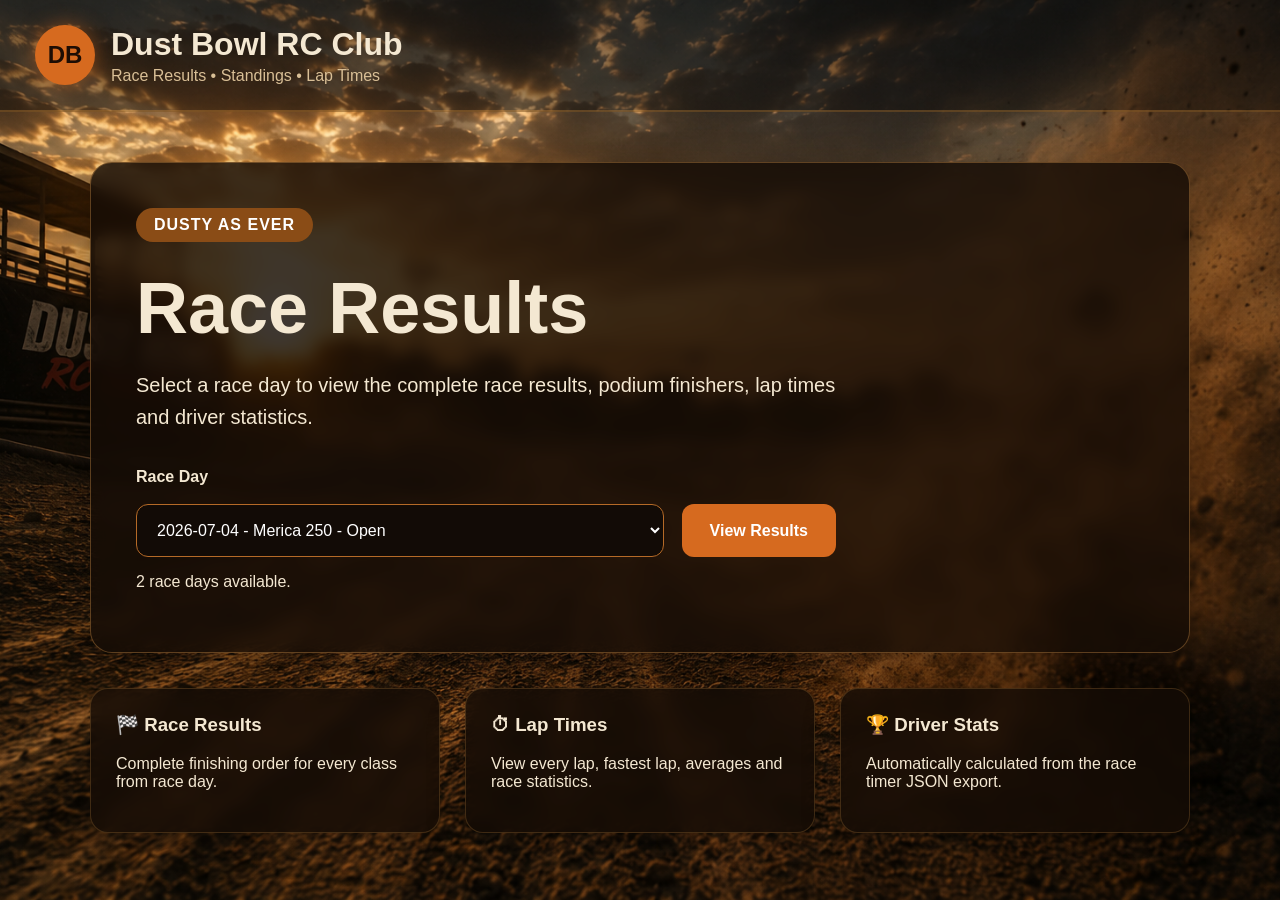
<file: index.html>
<!DOCTYPE html>
<html lang="en">

<head>

    <meta charset="UTF-8">
    <meta name="viewport" content="width=device-width, initial-scale=1.0">

    <title>Dust Bowl RC Club</title>

    <link rel="stylesheet" href="styles/main.css">
    <link rel="stylesheet" href="styles/header.css">
    <link rel="stylesheet" href="styles/index.css">

</head>

<body class="home-page"
      style="background:url('images/dustBowlRCBackground.png') center center / cover no-repeat fixed;">

    <header class="site-header">

        <div class="logo-area">

            <div class="logo-mark">DB</div>

            <div>

                <h1>Dust Bowl RC Club</h1>

                <p>
                    Race Results • Standings • Lap Times
                </p>

            </div>

        </div>

    </header>

    <main class="home-wrapper">

        <section class="hero-card">

            <div class="dust-badge">
                DUSTY AS EVER
            </div>

            <h2>
                Race Results
            </h2>

            <p class="hero-text">

                Select a race day to view the complete race results,
                podium finishers, lap times and driver statistics.

            </p>

            <div class="race-picker-box">

                <label for="raceDaySelect">

                    Race Day

                </label>

                <select id="raceDaySelect">

                    <option value="">
                        Loading race days...
                    </option>

                </select>

                <button id="viewRaceBtn" disabled>

                    View Results

                </button>

            </div>

            <p id="raceStatus" class="race-status">

                Loading available race days...

            </p>

        </section>

        <section class="info-grid">

            <div class="info-card">

                <h3>
                    🏁 Race Results
                </h3>

                <p>

                    Complete finishing order for every class from race day.

                </p>

            </div>

            <div class="info-card">

                <h3>
                    ⏱ Lap Times
                </h3>

                <p>

                    View every lap, fastest lap, averages and race statistics.

                </p>

            </div>

            <div class="info-card">

                <h3>
                    🏆 Driver Stats
                </h3>

                <p>

                    Automatically calculated from the race timer JSON export.

                </p>

            </div>

        </section>

    </main>

    <script src="js/race-days.js"></script>

</body>

</html>
</file>
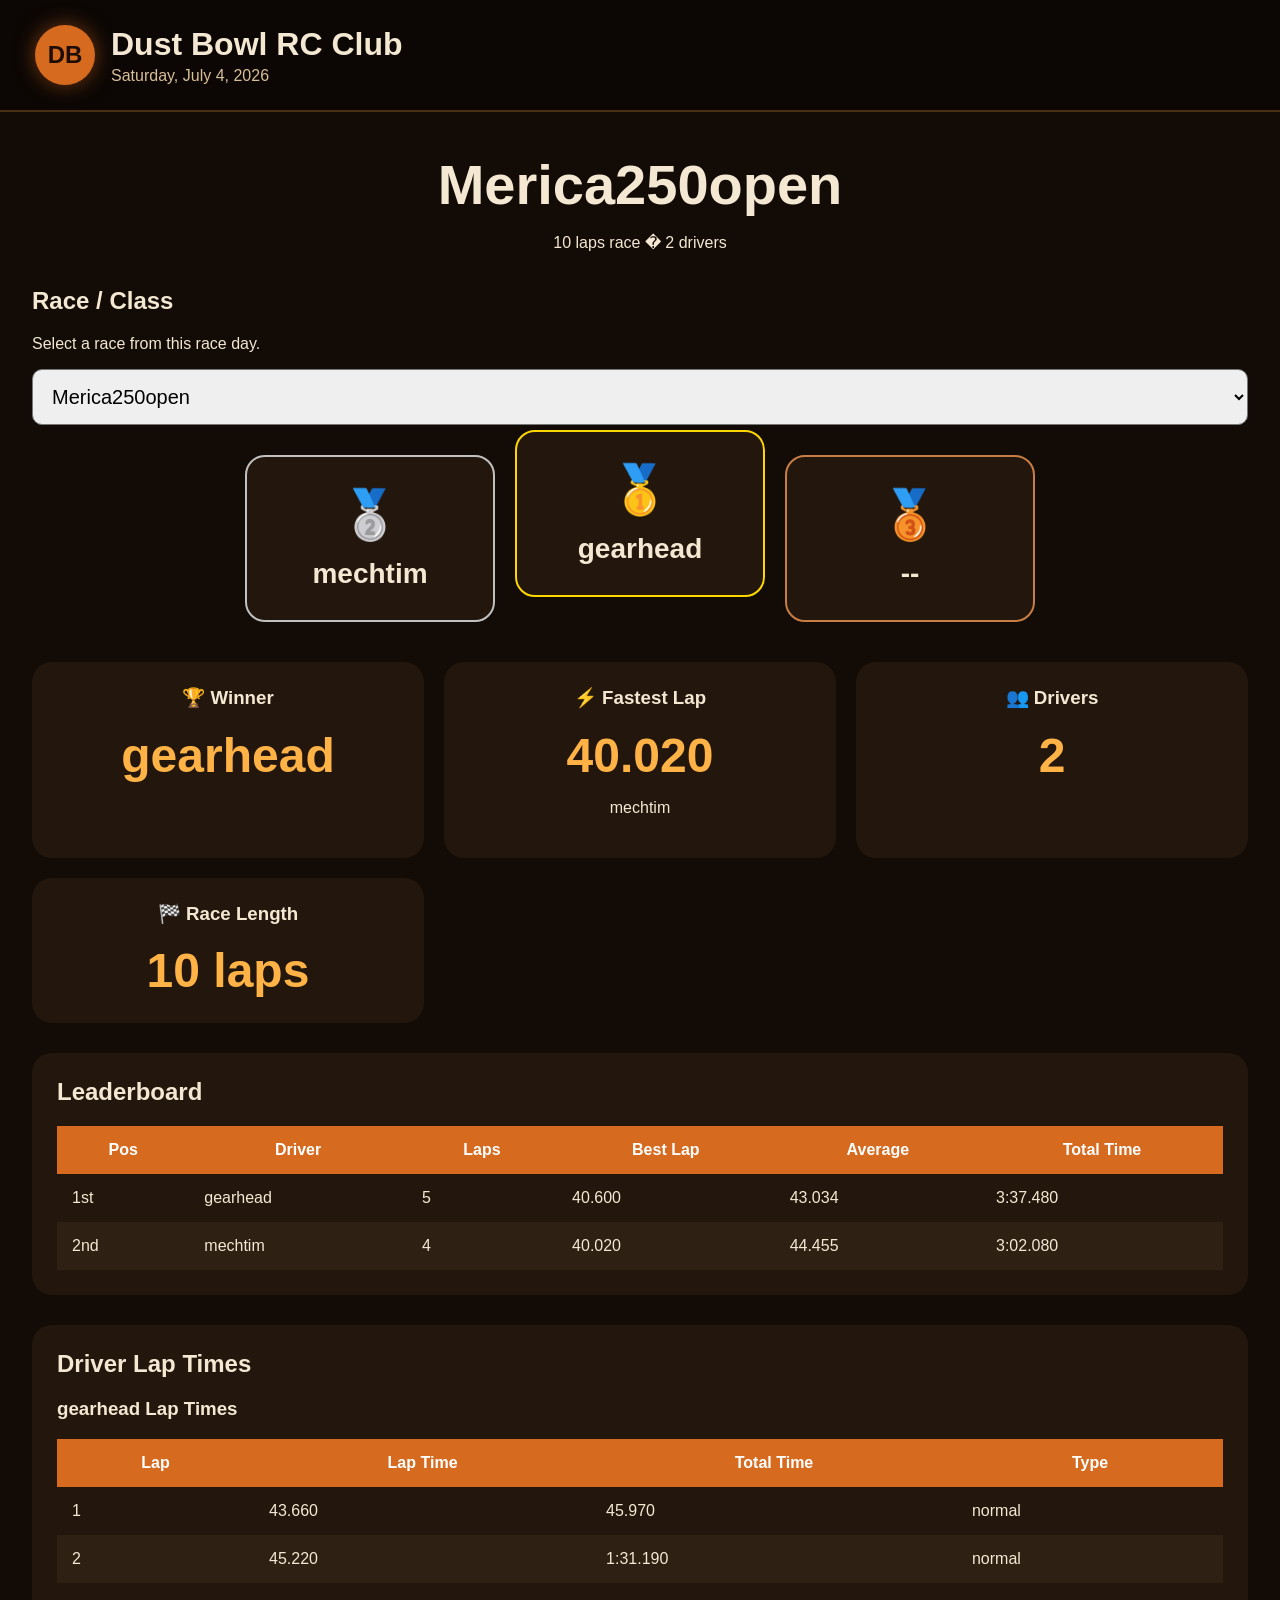
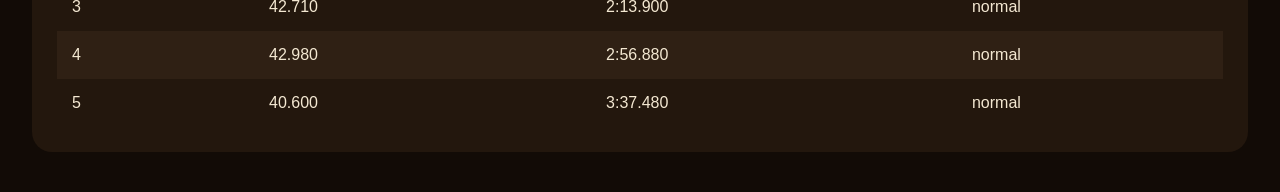
<file: raceday.html>
﻿<!DOCTYPE html>
<html lang="en">

<head>

    <meta charset="UTF-8">
    <meta name="viewport" content="width=device-width, initial-scale=1.0">

    <title>Dust Bowl RC - Race Day</title>

    <link rel="stylesheet" href="styles/main.css">
    <link rel="stylesheet" href="styles/header.css">
    <link rel="stylesheet" href="styles/raceday.css">

</head>

<body class="raceday-page">

    <header class="site-header">

        <div class="logo-area">

            <div class="logo-mark">DB</div>

            <div>
                <h1>Dust Bowl RC Club</h1>
                <p id="raceDayDate">Loading...</p>
            </div>

        </div>

    </header>

    <main class="page">

        <section class="hero">

            <h2 id="raceName">Loading Race...</h2>

            <p id="raceDescription">
                Loading race information...
            </p>

        </section>

        <section class="classSelector">

            <div class="classHeader">

                <div>

                    <h2>Race / Class</h2>

                    <p>Select a race from this race day.</p>

                </div>

                <select id="classSelect">
                </select>

            </div>

        </section>

        <section class="podium">

            <div class="podium-card second">

                <div class="place">🥈</div>

                <div class="driver" id="secondPlace">
                    --
                </div>

            </div>

            <div class="podium-card first">

                <div class="place">🥇</div>

                <div class="driver" id="firstPlace">
                    --
                </div>

            </div>

            <div class="podium-card third">

                <div class="place">🥉</div>

                <div class="driver" id="thirdPlace">
                    --
                </div>

            </div>

        </section>

        <section class="stats">

            <div class="statCard">

                <h3>🏆 Winner</h3>

                <h1 id="winner">
                    --
                </h1>

            </div>

            <div class="statCard">

                <h3>⚡ Fastest Lap</h3>

                <h1 id="fastLap">
                    --
                </h1>

                <p id="fastDriver">
                    --
                </p>

            </div>

            <div class="statCard">

                <h3>👥 Drivers</h3>

                <h1 id="driverCount">
                    0
                </h1>

            </div>

            <div class="statCard">

                <h3>🏁 Race Length</h3>

                <h1 id="raceLength">
                    --
                </h1>

            </div>

        </section>

        <section class="resultsCard">

            <h2>Leaderboard</h2>

            <table id="heatTable">

                <thead>

                    <tr>

                        <th>Pos</th>
                        <th>Driver</th>
                        <th>Laps</th>
                        <th>Best Lap</th>
                        <th>Average</th>
                        <th>Total Time</th>

                    </tr>

                </thead>

                <tbody>
                </tbody>

            </table>

        </section>

        <section class="resultsCard">

            <h2>Driver Lap Times</h2>

            <div id="lapTimes">

                Select a driver above to view their lap times.

            </div>

        </section>

    </main>

    <script src="js/races.js"></script>

</body>

</html>
</file>
<file: styles/main.css>
/* ==========================================================
   GLOBAL STYLES
========================================================== */

*,
*::before,
*::after {
    box-sizing: border-box;
}

html {
    height: 100%;
}

body {
    margin: 0;
    min-height: 100vh;
    font-family: "Segoe UI", Arial, Helvetica, sans-serif;
    color: #f4e8d2;
    background: #120b06;
    overflow-x: hidden;
}


/* ==========================================================
   LINKS
========================================================== */

a {
    color: inherit;
    text-decoration: none;
}


/* ==========================================================
   FORM CONTROLS
========================================================== */

button,
select,
input,
textarea {
    font: inherit;
}


/* ==========================================================
   IMAGES
========================================================== */

img {
    max-width: 100%;
    display: block;
}


/* ==========================================================
   HEADINGS
========================================================== */

h1,
h2,
h3,
h4,
h5,
h6 {
    margin-top: 0;
}


/* ==========================================================
   SMOOTH SCROLL
========================================================== */

html {
    scroll-behavior: smooth;
}
</file>
<file: styles/header.css>
.site-header{
padding:25px 35px;
background:rgba(0,0,0,.35);
border-bottom:2px solid rgba(255,170,70,.25);
}
.logo-area{display:flex;align-items:center;gap:16px;}
.logo-mark{
width:60px;height:60px;border-radius:50%;
display:grid;place-items:center;
font-size:24px;font-weight:bold;
background:#d66a1f;color:#1d0d04;
box-shadow:0 0 20px rgba(214,106,31,.5);
}
h1{margin:0;}
.site-header p{margin:4px 0 0;color:#d9bf96;}
</file>
<file: styles/index.css>
/* ==========================================================
   HOME PAGE
========================================================== */

body.home-page {
    margin: 0;
    background: linear-gradient( rgba(0,0,0,.45), rgba(0,0,0,.70) ), url("../images/dustBowlRCBackground.png");
    background-size: cover;
    background-position: center center;
    background-repeat: no-repeat;
    background-attachment: fixed;
    min-height: 100vh;
}


/* ==========================================================
   MAIN LAYOUT
========================================================== */

.home-wrapper {
    width: min(1100px,92%);
    margin: 50px auto;
}


/* ==========================================================
   HERO CARD
========================================================== */

.hero-card {
    padding: 45px;
    border-radius: 22px;
    background: rgba(20,12,6,.82);
    backdrop-filter: blur(8px);
    border: 1px solid rgba(255,180,90,.30);
    box-shadow: 0 20px 45px rgba(0,0,0,.45);
}


.dust-badge {
    display: inline-block;
    padding: 8px 18px;
    border-radius: 999px;
    background: #8a4c16;
    color: white;
    font-weight: bold;
    letter-spacing: 1px;
}


.hero-card h2 {
    font-size: clamp(42px,7vw,72px);
    margin: 25px 0 15px;
}


.hero-text {
    max-width: 700px;
    line-height: 1.6;
    font-size: 20px;
}


/* ==========================================================
   RACE PICKER
========================================================== */

.race-picker-box {
    display: grid;
    grid-template-columns: 1fr auto;
    gap: 18px;
    max-width: 700px;
    margin-top: 35px;
}


    .race-picker-box label {
        grid-column: 1/-1;
        font-weight: bold;
    }


select {
    padding: 16px;
    border-radius: 12px;
    background: #120b06;
    color: white;
    border: 1px solid #b56a27;
}


button {
    padding: 16px 28px;
    border: none;
    border-radius: 12px;
    background: #d66a1f;
    color: white;
    font-weight: bold;
    cursor: pointer;
    transition: .25s;
}


    button:hover {
        background: #f2872d;
    }


    button:disabled {
        opacity: .45;
        cursor: not-allowed;
    }


/* ==========================================================
   INFO CARDS
========================================================== */

.info-grid {
    display: grid;
    grid-template-columns: repeat(3,1fr);
    gap: 25px;
    margin-top: 35px;
}


.info-card {
    padding: 25px;
    border-radius: 18px;
    background: rgba(20,12,6,.82);
    backdrop-filter: blur(8px);
    border: 1px solid rgba(255,180,90,.18);
    box-shadow: 0 15px 35px rgba(0,0,0,.35);
}


    .info-card h3 {
        margin-top: 0;
    }


/* ==========================================================
   MOBILE
========================================================== */

@media (max-width:900px) {

    body.home-page {
        background-attachment: scroll;
        background-position: center center;
    }

    .home-wrapper {
        width: 95%;
        margin: 25px auto;
    }

    .hero-card {
        padding: 25px;
    }

    .race-picker-box {
        grid-template-columns: 1fr;
    }

    .info-grid {
        grid-template-columns: 1fr;
    }
}
</file>
<file: styles/raceday.css>
.page {
    width: min(1300px,95%);
    margin: auto;
    padding: 40px 0;
}

.hero {
    text-align: center;
    margin-bottom: 35px;
}

    .hero h2 {
        font-size: 56px;
        margin-bottom: 10px;
    }

.podium {
    display: flex;
    justify-content: center;
    align-items: flex-end;
    gap: 20px;
    margin-bottom: 40px;
}

.podium-card {
    width: 250px;
    padding: 30px;
    border-radius: 20px;
    background: #23170d;
    text-align: center;
    border: 2px solid #4b2d12;
}

.first {
    transform: translateY(-25px);
    border-color: gold;
}

.second {
    border-color: silver;
}

.third {
    border-color: #c77d43;
}

.place {
    font-size: 48px;
}

.driver {
    font-size: 28px;
    font-weight: bold;
    margin-top: 15px;
}

.classSelector {
    margin: 30px 0;
}

    .classSelector select {
        width: 100%;
        padding: 15px;
        font-size: 20px;
        border-radius: 10px;
    }

.resultsCard {
    background: #23170d;
    padding: 25px;
    margin-top: 30px;
    border-radius: 20px;
}

table {
    width: 100%;
    border-collapse: collapse;
}

th {
    background: #d66a1f;
    color: white;
}

th, td {
    padding: 15px;
}

tr:nth-child(even) {
    background: #2f2014;
}

.stats {
    display: grid;
    grid-template-columns: repeat(3,1fr);
    gap: 20px;
    margin-top: 40px;
}

.statCard {
    background: #23170d;
    border-radius: 20px;
    text-align: center;
    padding: 25px;
}

    .statCard h1 {
        font-size: 48px;
        color: #ffb347;
    }

@media(max-width:900px) {

    .podium {
        flex-direction: column;
    }

    .stats {
        grid-template-columns: 1fr;
    }
}
</file>
